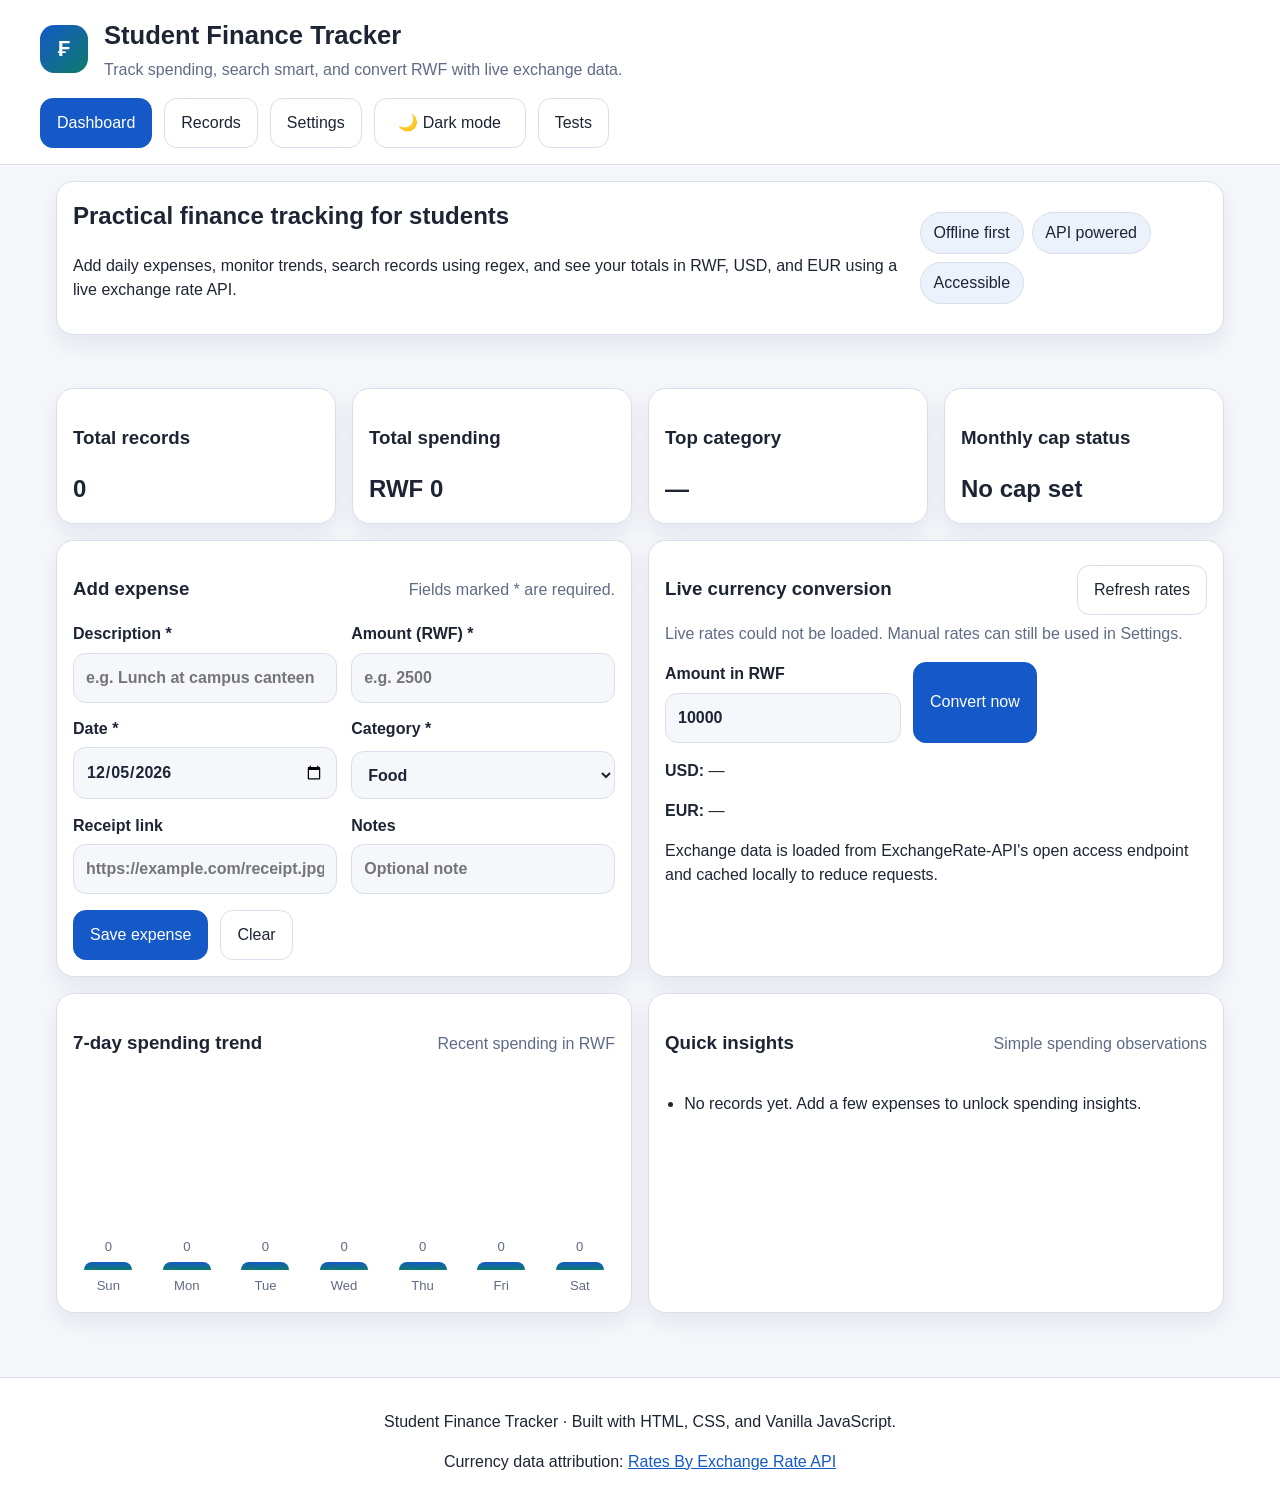
<file: index.html>
<!DOCTYPE html>
<html lang="en">
<head>
  <meta charset="UTF-8" />
  <meta name="viewport" content="width=device-width, initial-scale=1.0" />
  <title>Student Finance Tracker</title>
  <link rel="stylesheet" href="css/main.css" />
</head>
<body>
  <a class="skip-link" href="#main">Skip to content</a>

  <header class="site-header">
    <div class="brand-wrap">
      <div class="brand-mark" aria-hidden="true">₣</div>
      <div>
        <h1>Student Finance Tracker</h1>
        <p class="tagline">Track spending, search smart, and convert RWF with live exchange data.</p>
      </div>
    </div>

    <nav aria-label="Main navigation" class="main-nav">
      <button class="nav-btn active" data-view="dashboard">Dashboard</button>
      <button class="nav-btn" data-view="records">Records</button>
      <button class="nav-btn" data-view="settings">Settings</button>
      <button id="quick-theme-toggle" class="nav-btn theme-btn" type="button" aria-pressed="false">🌙 Dark mode</button>
      <a class="nav-link" href="tests.html">Tests</a>
    </nav>
  </header>

  <main id="main" class="layout">
    <section class="hero card">
      <div>
        <h2>Practical finance tracking for students</h2>
        <p>
          Add daily expenses, monitor trends, search records using regex, and see your totals in
          RWF, USD, and EUR using a live exchange rate API.
        </p>
      </div>
      <div class="hero-badges" aria-label="Key highlights">
        <span>Offline first</span>
        <span>API powered</span>
        <span>Accessible</span>
      </div>
    </section>

    <div id="feedback" class="feedback" aria-live="polite"></div>

    <section id="dashboard-view" class="view-section">
      <div class="cards-grid stats-grid" aria-label="Statistics">
        <article class="card stat-card">
          <h3>Total records</h3>
          <p id="stat-total-records" class="stat-value">0</p>
        </article>
        <article class="card stat-card">
          <h3>Total spending</h3>
          <p id="stat-total-rwf" class="stat-value">RWF 0</p>
        </article>
        <article class="card stat-card">
          <h3>Top category</h3>
          <p id="stat-top-category" class="stat-value">—</p>
        </article>
        <article class="card stat-card">
          <h3>Monthly cap status</h3>
          <p id="stat-cap" class="stat-value">No cap set</p>
        </article>
      </div>

      <div class="cards-grid split-grid">
        <article class="card">
          <div class="card-title-row">
            <h3>Add expense</h3>
            <p class="muted">Fields marked * are required.</p>
          </div>

          <form id="expense-form" novalidate>
            <div class="form-grid">
              <label>
                Description *
                <input id="description" name="description" type="text" maxlength="80" placeholder="e.g. Lunch at campus canteen" required />
              </label>

              <label>
                Amount (RWF) *
                <input id="amount" name="amount" type="text" inputmode="decimal" placeholder="e.g. 2500" required />
              </label>

              <label>
                Date *
                <input id="date" name="date" type="date" required />
              </label>

              <label>
                Category *
                <select id="category" name="category" required></select>
              </label>

              <label>
                Receipt link
                <input id="receipt" name="receipt" type="url" placeholder="https://example.com/receipt.jpg" />
              </label>

              <label>
                Notes
                <input id="notes" name="notes" type="text" maxlength="120" placeholder="Optional note" />
              </label>
            </div>

            <div class="form-actions">
              <button type="submit" class="primary-btn">Save expense</button>
              <button type="reset" class="secondary-btn">Clear</button>
            </div>
          </form>
        </article>

        <article class="card">
          <div class="card-title-row">
            <h3>Live currency conversion</h3>
            <button id="refresh-rates-btn" class="secondary-btn" type="button">Refresh rates</button>
          </div>
          <p class="muted" id="rates-status">Rates not loaded yet.</p>

          <div class="conversion-grid">
            <label>
              Amount in RWF
              <input id="convert-amount" type="number" min="0" step="0.01" value="10000" />
            </label>
            <button id="convert-btn" class="primary-btn" type="button">Convert now</button>
          </div>

          <div class="conversion-results" aria-live="polite">
            <p><strong>USD:</strong> <span id="usd-result">—</span></p>
            <p><strong>EUR:</strong> <span id="eur-result">—</span></p>
          </div>

          <div class="api-note">
            <p>
              Exchange data is loaded from ExchangeRate-API's open access endpoint and cached locally
              to reduce requests.
            </p>
          </div>
        </article>
      </div>

      <div class="cards-grid split-grid">
        <article class="card">
          <div class="card-title-row">
            <h3>7-day spending trend</h3>
            <p class="muted">Recent spending in RWF</p>
          </div>
          <div id="trend-chart" class="chart" role="img" aria-label="Bar chart showing seven day spending trend"></div>
        </article>

        <article class="card">
          <div class="card-title-row">
            <h3>Quick insights</h3>
            <p class="muted">Simple spending observations</p>
          </div>
          <ul id="insights-list" class="insights-list"></ul>
        </article>
      </div>
    </section>

    <section id="records-view" class="view-section hidden">
      <div class="cards-grid split-grid">
        <article class="card">
          <div class="card-title-row">
            <h3>Search, filter, and sort</h3>
            <p class="muted">Regex search supported</p>
          </div>

          <div class="toolbar-grid">
            <label>
              Search
              <input id="search-input" type="text" placeholder="Try (coffee|tea) or transport" />
            </label>

            <label>
              Category
              <select id="filter-category">
                <option value="">All categories</option>
              </select>
            </label>

            <label>
              Sort by
              <select id="sort-select">
                <option value="newest">Newest first</option>
                <option value="oldest">Oldest first</option>
                <option value="amount-desc">Highest amount</option>
                <option value="amount-asc">Lowest amount</option>
                <option value="description-asc">Description A–Z</option>
              </select>
            </label>
          </div>

          <p class="muted">Matching text will be highlighted in the table below.</p>
        </article>

        <article class="card">
          <div class="card-title-row">
            <h3>Data actions</h3>
            <p class="muted">Backup and restore records</p>
          </div>

          <div class="action-buttons">
            <button id="export-btn" class="primary-btn" type="button">Export JSON</button>
            <label class="file-input-label secondary-btn">
              Import JSON
              <input id="import-input" type="file" accept="application/json" />
            </label>
            <button id="seed-btn" class="secondary-btn" type="button">Load sample data</button>
            <button id="clear-btn" class="danger-btn" type="button">Clear all records</button>
          </div>
        </article>
      </div>

      <article class="card table-card">
        <div class="card-title-row">
          <h3>Expense records</h3>
          <p id="record-count" class="muted">0 records</p>
        </div>

        <div class="table-wrap">
          <table>
            <thead>
              <tr>
                <th>Description</th>
                <th>Amount</th>
                <th>Date</th>
                <th>Category</th>
                <th>Receipt</th>
                <th>Actions</th>
              </tr>
            </thead>
            <tbody id="records-body"></tbody>
          </table>
        </div>
      </article>
    </section>

    <section id="settings-view" class="view-section hidden">
      <div class="cards-grid split-grid">
        <article class="card">
          <div class="card-title-row">
            <h3>Preferences</h3>
            <p class="muted">Customize your tracker</p>
          </div>

          <form id="settings-form" novalidate>
            <div class="form-grid">
              <label>
                Monthly cap (RWF)
                <input id="monthly-cap" type="number" min="0" step="0.01" placeholder="e.g. 150000" />
              </label>

              <label>
                USD exchange rate override
                <input id="usd-rate" type="number" min="0" step="0.000001" placeholder="Optional manual rate" />
              </label>

              <label>
                EUR exchange rate override
                <input id="eur-rate" type="number" min="0" step="0.000001" placeholder="Optional manual rate" />
              </label>

              <label>
                Add new category
                <input id="new-category" type="text" maxlength="30" placeholder="e.g. Airtime" />
              </label>
            </div>

            <div class="toggle-row">
              <label class="switch">
                <input id="dark-mode-toggle" type="checkbox" />
                <span>Enable dark mode</span>
              </label>
              <p class="muted toggle-help">Your theme choice is saved automatically and applied on the next visit.</p>
            </div>

            <div class="form-actions">
              <button type="submit" class="primary-btn">Save settings</button>
            </div>
          </form>
        </article>

        <article class="card">
          <div class="card-title-row">
            <h3>Current categories</h3>
            <p class="muted">Default and custom categories</p>
          </div>

          <ul id="category-list" class="category-list"></ul>
        </article>
      </div>

      <article class="card">
        <div class="card-title-row">
          <h3>About this project</h3>
          <p class="muted">Assignment-ready summary</p>
        </div>
        <p>
          This project helps students manage personal finances in a practical way. It stores records
          locally for privacy, supports offline use, and adds a live external API for currency
          conversion so users can understand their spending beyond RWF.
        </p>
        <p>
          Author: <strong>David Kazabavaho</strong> ·
          <a href="https://github.com/dkazabavah" target="_blank" rel="noreferrer">GitHub</a> ·
          <a href="mailto:d.kazabavah@alustudent.com">Email</a>
        </p>
      </article>
    </section>
  </main>

  <dialog id="edit-dialog">
    <form method="dialog" id="edit-form" novalidate>
      <h3>Edit expense</h3>
      <input id="edit-id" type="hidden" />
      <div class="form-grid">
        <label>
          Description *
          <input id="edit-description" type="text" required />
        </label>
        <label>
          Amount (RWF) *
          <input id="edit-amount" type="text" required />
        </label>
        <label>
          Date *
          <input id="edit-date" type="date" required />
        </label>
        <label>
          Category *
          <select id="edit-category" required></select>
        </label>
        <label>
          Receipt link
          <input id="edit-receipt" type="url" />
        </label>
        <label>
          Notes
          <input id="edit-notes" type="text" maxlength="120" />
        </label>
      </div>
      <div class="form-actions">
        <button type="submit" class="primary-btn">Update</button>
        <button type="button" id="cancel-edit" class="secondary-btn">Cancel</button>
      </div>
    </form>
  </dialog>

  <footer class="site-footer">
    <p>Student Finance Tracker · Built with HTML, CSS, and Vanilla JavaScript.</p>
    <p>
      Currency data attribution:
      <a href="https://www.exchangerate-api.com" target="_blank" rel="noreferrer">
        Rates By Exchange Rate API
      </a>
    </p>
  </footer>

  <script type="module" src="scripts/app.js"></script>
</body>
</html>
</file>
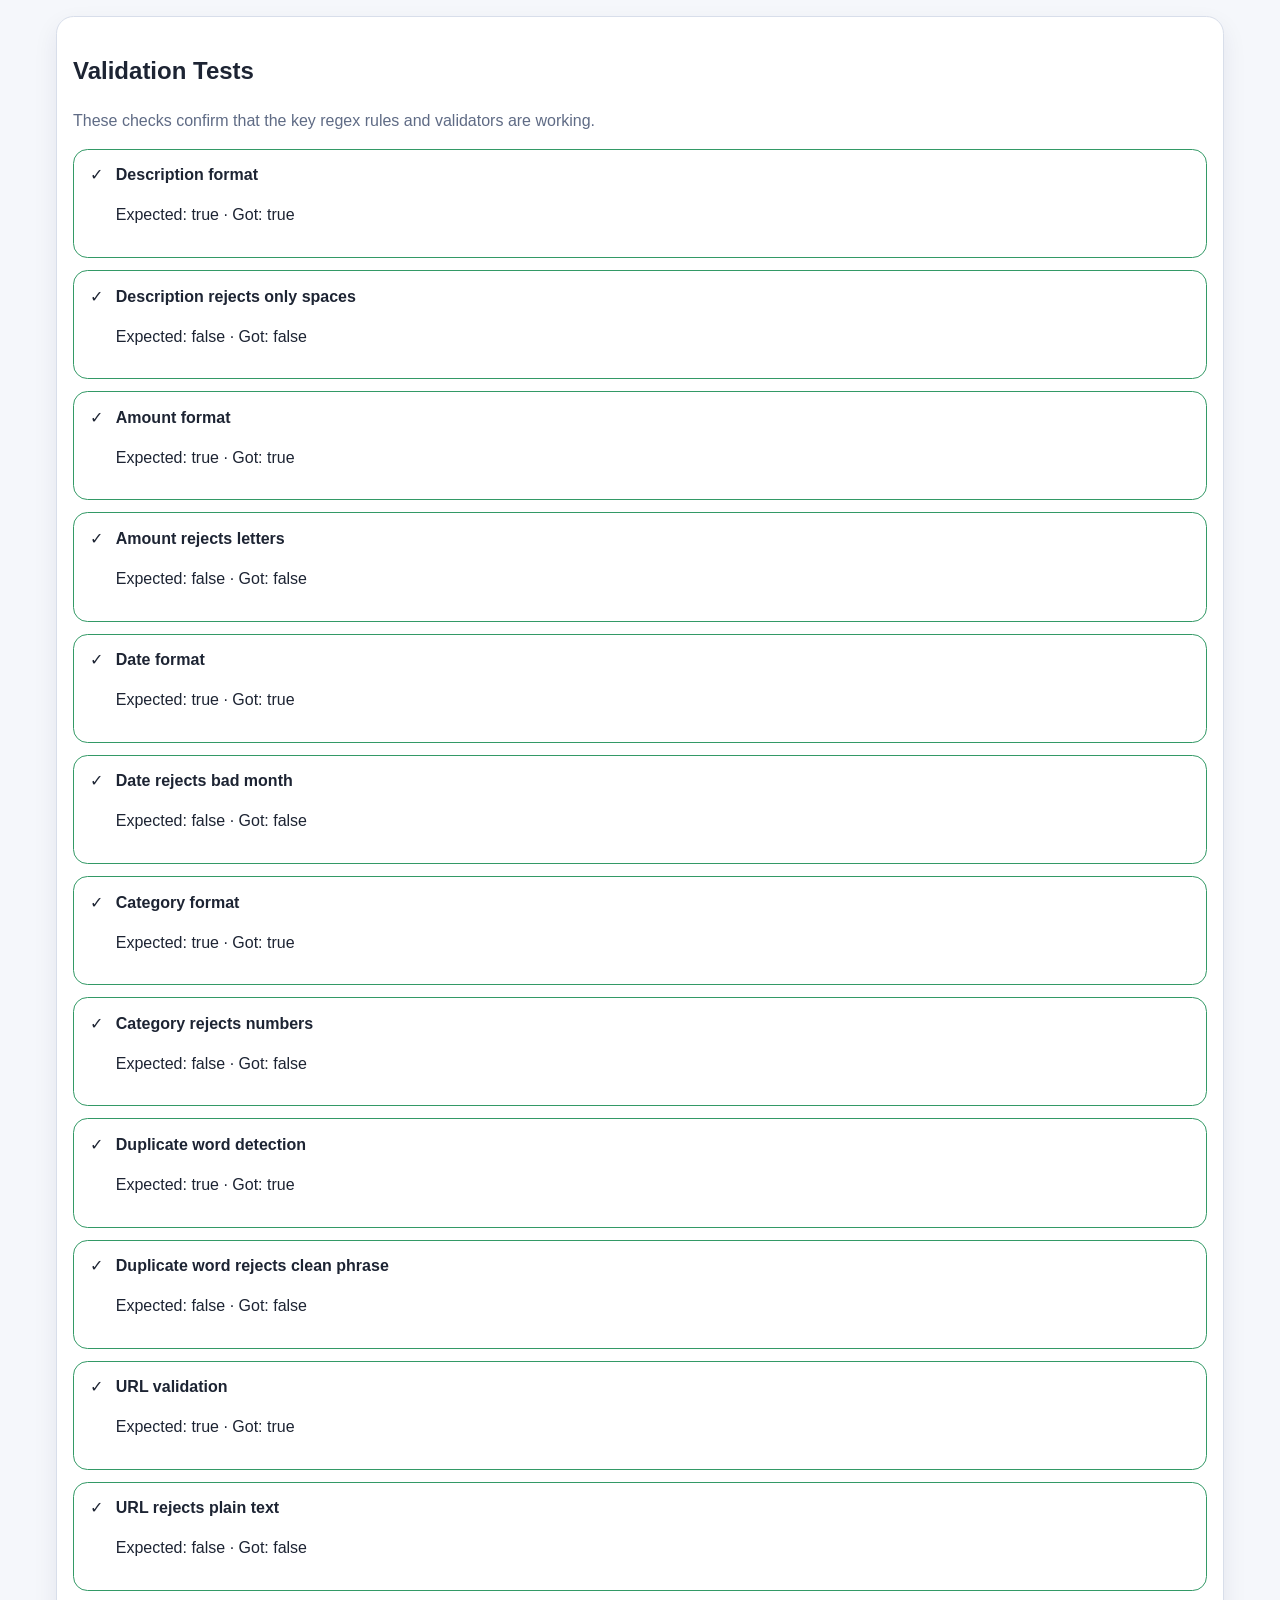
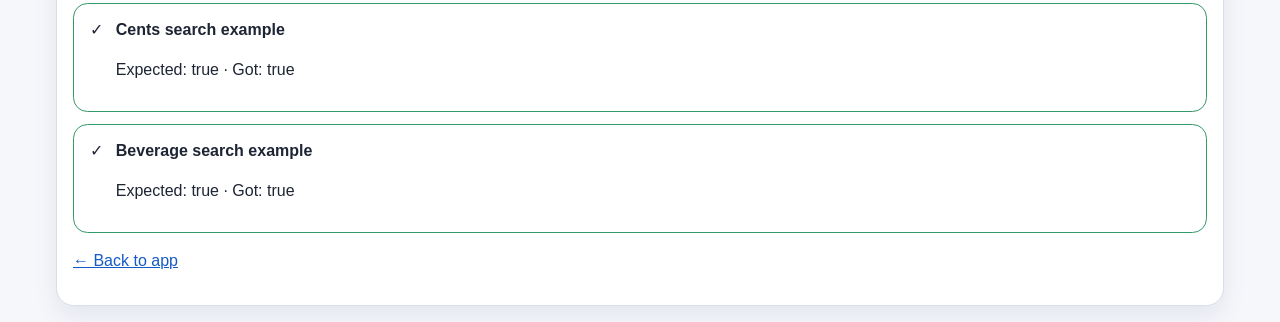
<file: tests.html>
<!DOCTYPE html>
<html lang="en">
<head>
  <meta charset="UTF-8" />
  <meta name="viewport" content="width=device-width, initial-scale=1.0" />
  <title>Student Finance Tracker Tests</title>
  <link rel="stylesheet" href="css/main.css" />
</head>
<body>
  <main class="layout tests-layout">
    <section class="card">
      <h1>Validation Tests</h1>
      <p class="muted">These checks confirm that the key regex rules and validators are working.</p>
      <div id="test-results" class="test-results"></div>
      <p><a href="index.html">← Back to app</a></p>
    </section>
  </main>

  <script type="module">
    import {
      patterns,
      isValidDescription,
      isValidAmount,
      isValidDate,
      isValidCategory,
      hasDuplicateWord,
      isValidUrl
    } from "./scripts/validators.js";

    const cases = [
      ["Description format", isValidDescription("Lunch at canteen"), true],
      ["Description rejects only spaces", isValidDescription("   "), false],
      ["Amount format", isValidAmount("2500.50"), true],
      ["Amount rejects letters", isValidAmount("20k"), false],
      ["Date format", isValidDate("2026-03-26"), true],
      ["Date rejects bad month", isValidDate("2026-14-26"), false],
      ["Category format", isValidCategory("School Fees"), true],
      ["Category rejects numbers", isValidCategory("Food2"), false],
      ["Duplicate word detection", hasDuplicateWord("food food"), true],
      ["Duplicate word rejects clean phrase", hasDuplicateWord("food plan"), false],
      ["URL validation", isValidUrl("https://example.com/receipt.jpg"), true],
      ["URL rejects plain text", isValidUrl("receipt image"), false],
      ["Cents search example", patterns.centsSearch.test("19.99"), true],
      ["Beverage search example", patterns.beverageSearch.test("coffee"), true]
    ];

    const container = document.getElementById("test-results");

    container.innerHTML = cases.map(([name, actual, expected]) => {
      const pass = actual === expected;
      return `
        <div class="test-row ${pass ? "pass" : "fail"}">
          <span>${pass ? "✓" : "✗"}</span>
          <div>
            <strong>${name}</strong>
            <p>Expected: ${expected} · Got: ${actual}</p>
          </div>
        </div>
      `;
    }).join("");
  </script>
</body>
</html>
</file>
<file: css/main.css>
:root {
  --bg: #f5f7fb;
  --card: #ffffff;
  --text: #1d2433;
  --muted: #5f6b85;
  --border: #d8deea;
  --accent: #1459c7;
  --accent-2: #0f7b6c;
  --danger: #b3261e;
  --shadow: 0 10px 25px rgba(12, 26, 75, 0.08);
}

body.dark {
  --bg: #0f1728;
  --card: #172033;
  --text: #eff4ff;
  --muted: #b8c4df;
  --border: #2b3856;
  --accent: #7fb0ff;
  --accent-2: #5ad4bf;
  --danger: #ff8e86;
  --shadow: 0 12px 28px rgba(0, 0, 0, 0.25);
}

* { box-sizing: border-box; }

html {
  scroll-behavior: smooth;
}

body {
  margin: 0;
  font-family: Arial, Helvetica, sans-serif;
  background: var(--bg);
  color: var(--text);
  line-height: 1.5;
}

a {
  color: var(--accent);
}

button, input, select {
  font: inherit;
}

button {
  cursor: pointer;
}

.skip-link {
  position: absolute;
  left: -9999px;
  top: 0;
}

.skip-link:focus {
  left: 1rem;
  top: 1rem;
  background: var(--card);
  padding: 0.75rem 1rem;
  border: 1px solid var(--border);
  z-index: 1000;
}

.site-header,
.site-footer {
  padding: 1rem;
  background: var(--card);
  border-bottom: 1px solid var(--border);
}

.site-footer {
  border-top: 1px solid var(--border);
  border-bottom: none;
  margin-top: 2rem;
  text-align: center;
}

.brand-wrap {
  display: flex;
  gap: 1rem;
  align-items: center;
  max-width: 1200px;
  margin: 0 auto;
}

.brand-wrap h1 {
  margin: 0 0 0.25rem;
  font-size: 1.6rem;
}

.brand-mark {
  width: 3rem;
  height: 3rem;
  display: grid;
  place-items: center;
  background: linear-gradient(135deg, var(--accent), var(--accent-2));
  color: white;
  border-radius: 0.9rem;
  font-weight: 700;
  font-size: 1.4rem;
}

.tagline {
  margin: 0;
  color: var(--muted);
}

.main-nav {
  max-width: 1200px;
  margin: 1rem auto 0;
  display: flex;
  flex-wrap: wrap;
  gap: 0.75rem;
}

.nav-btn, .nav-link, .primary-btn, .secondary-btn, .danger-btn, .file-input-label {
  border: 1px solid var(--border);
  background: var(--card);
  color: var(--text);
  padding: 0.75rem 1rem;
  border-radius: 0.8rem;
  text-decoration: none;
  display: inline-flex;
  align-items: center;
  justify-content: center;
}

.nav-btn.active,
.primary-btn {
  background: var(--accent);
  color: white;
  border-color: var(--accent);
}

.secondary-btn,
.file-input-label {
  background: transparent;
}

.danger-btn {
  border-color: var(--danger);
  color: var(--danger);
}

.layout {
  max-width: 1200px;
  margin: 0 auto;
  padding: 1rem;
}

.hero {
  display: flex;
  justify-content: space-between;
  align-items: center;
  gap: 1rem;
}

.hero h2 {
  margin-top: 0;
}

.hero-badges {
  display: flex;
  flex-wrap: wrap;
  gap: 0.5rem;
}

.hero-badges span {
  padding: 0.5rem 0.8rem;
  border-radius: 999px;
  background: rgba(20, 89, 199, 0.08);
  border: 1px solid var(--border);
  white-space: nowrap;
}

.feedback {
  min-height: 1.5rem;
  margin: 0.8rem 0 1rem;
  color: var(--accent-2);
  font-weight: 600;
}

.cards-grid {
  display: grid;
  gap: 1rem;
  margin-bottom: 1rem;
}

.stats-grid {
  grid-template-columns: repeat(auto-fit, minmax(180px, 1fr));
}

.split-grid {
  grid-template-columns: repeat(auto-fit, minmax(300px, 1fr));
}

.card {
  background: var(--card);
  border: 1px solid var(--border);
  border-radius: 1.1rem;
  padding: 1rem;
  box-shadow: var(--shadow);
}

.card-title-row {
  display: flex;
  justify-content: space-between;
  gap: 1rem;
  align-items: baseline;
  flex-wrap: wrap;
}

.muted {
  color: var(--muted);
  margin-top: 0;
}

.stat-value {
  font-size: 1.5rem;
  font-weight: 700;
  margin: 0.25rem 0 0;
}

.form-grid,
.toolbar-grid {
  display: grid;
  gap: 0.9rem;
  grid-template-columns: repeat(auto-fit, minmax(220px, 1fr));
}

label {
  display: grid;
  gap: 0.4rem;
  font-weight: 600;
}

input, select {
  width: 100%;
  padding: 0.75rem;
  border-radius: 0.8rem;
  border: 1px solid var(--border);
  background: var(--bg);
  color: var(--text);
}

input:focus, select:focus, button:focus, a:focus {
  outline: 3px solid rgba(20, 89, 199, 0.25);
  outline-offset: 2px;
}

.form-actions,
.action-buttons,
.toggle-row,
.conversion-grid {
  display: flex;
  gap: 0.75rem;
  flex-wrap: wrap;
  margin-top: 1rem;
}

.file-input-label input {
  display: none;
}

.category-list,
.insights-list {
  padding-left: 1.2rem;
}

.chart {
  display: flex;
  align-items: end;
  gap: 0.5rem;
  min-height: 220px;
  padding-top: 1rem;
}

.bar-wrap {
  flex: 1;
  display: grid;
  gap: 0.35rem;
  justify-items: center;
}

.bar {
  width: 100%;
  max-width: 48px;
  border-radius: 0.5rem 0.5rem 0 0;
  background: linear-gradient(180deg, var(--accent), var(--accent-2));
  min-height: 8px;
}

.bar-label,
.bar-value {
  font-size: 0.82rem;
  color: var(--muted);
  text-align: center;
}

.table-card {
  overflow: hidden;
}

.table-wrap {
  overflow-x: auto;
}

table {
  width: 100%;
  border-collapse: collapse;
}

th, td {
  padding: 0.9rem 0.7rem;
  border-bottom: 1px solid var(--border);
  text-align: left;
  vertical-align: top;
}

.mark {
  background: #ffef90;
  color: #111;
  padding: 0 0.15rem;
}

body.dark .mark {
  background: #ffd54f;
}

.small-actions {
  display: flex;
  gap: 0.5rem;
  flex-wrap: wrap;
}

.small-actions button {
  padding: 0.5rem 0.75rem;
  border-radius: 0.7rem;
  border: 1px solid var(--border);
  background: transparent;
  color: var(--text);
}

.hidden {
  display: none;
}

dialog {
  border: 1px solid var(--border);
  border-radius: 1rem;
  width: min(860px, calc(100% - 2rem));
  background: var(--card);
  color: var(--text);
}

dialog::backdrop {
  background: rgba(0, 0, 0, 0.4);
}

.test-results {
  display: grid;
  gap: 0.75rem;
  margin-top: 1rem;
}

.test-row {
  border: 1px solid var(--border);
  border-radius: 0.9rem;
  padding: 0.85rem 1rem;
  display: flex;
  gap: 0.8rem;
  align-items: flex-start;
}

.test-row.pass {
  border-color: #339966;
}

.test-row.fail {
  border-color: var(--danger);
}

@media (max-width: 720px) {
  .hero {
    flex-direction: column;
    align-items: flex-start;
  }

  .card-title-row {
    align-items: flex-start;
  }

  th, td {
    font-size: 0.95rem;
  }
}


.theme-btn {
  min-width: 9.5rem;
}

.toggle-help {
  margin: 0;
}

.switch {
  display: inline-flex;
  align-items: center;
  gap: 0.6rem;
  font-weight: 600;
}

.switch input {
  width: 1.1rem;
  height: 1.1rem;
}

body.dark .hero-badges span {
  background: rgba(127, 176, 255, 0.12);
}

body.dark dialog {
  background: var(--card);
  color: var(--text);
  border: 1px solid var(--border);
}
</file>
